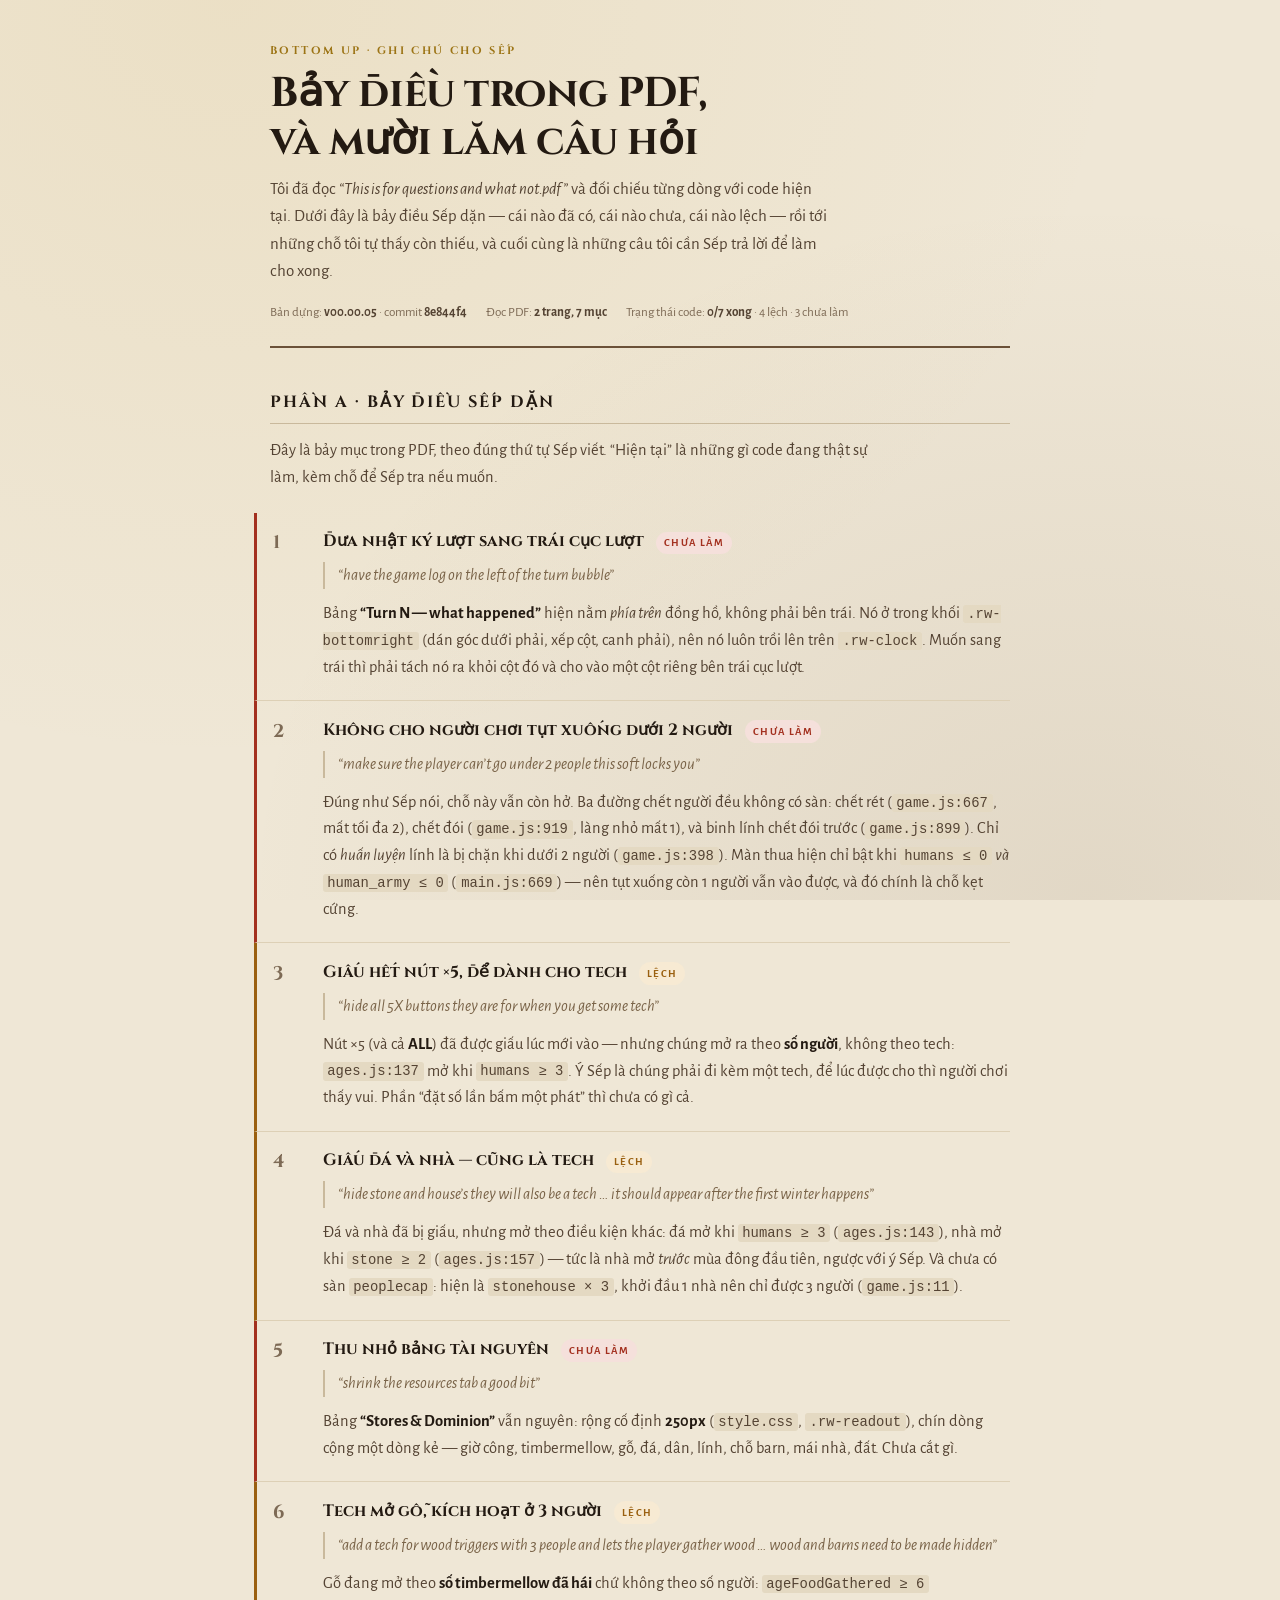
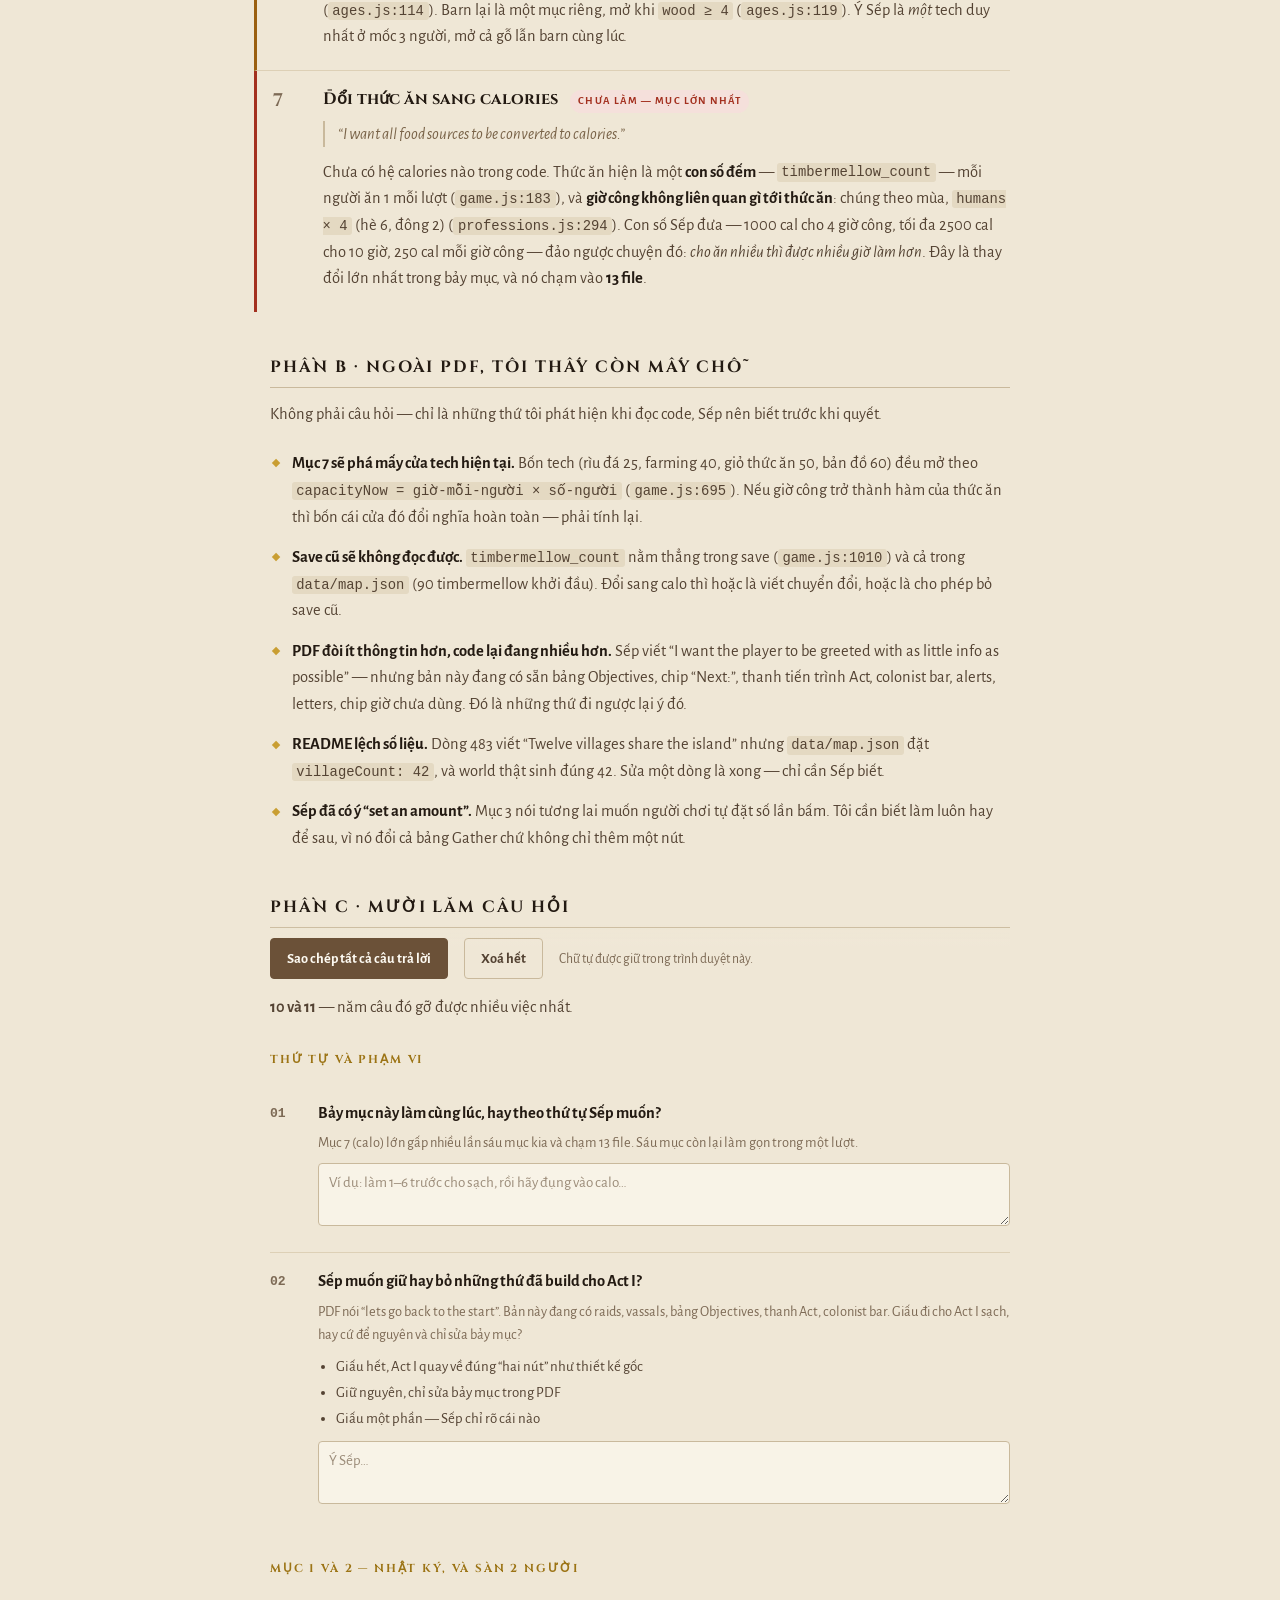
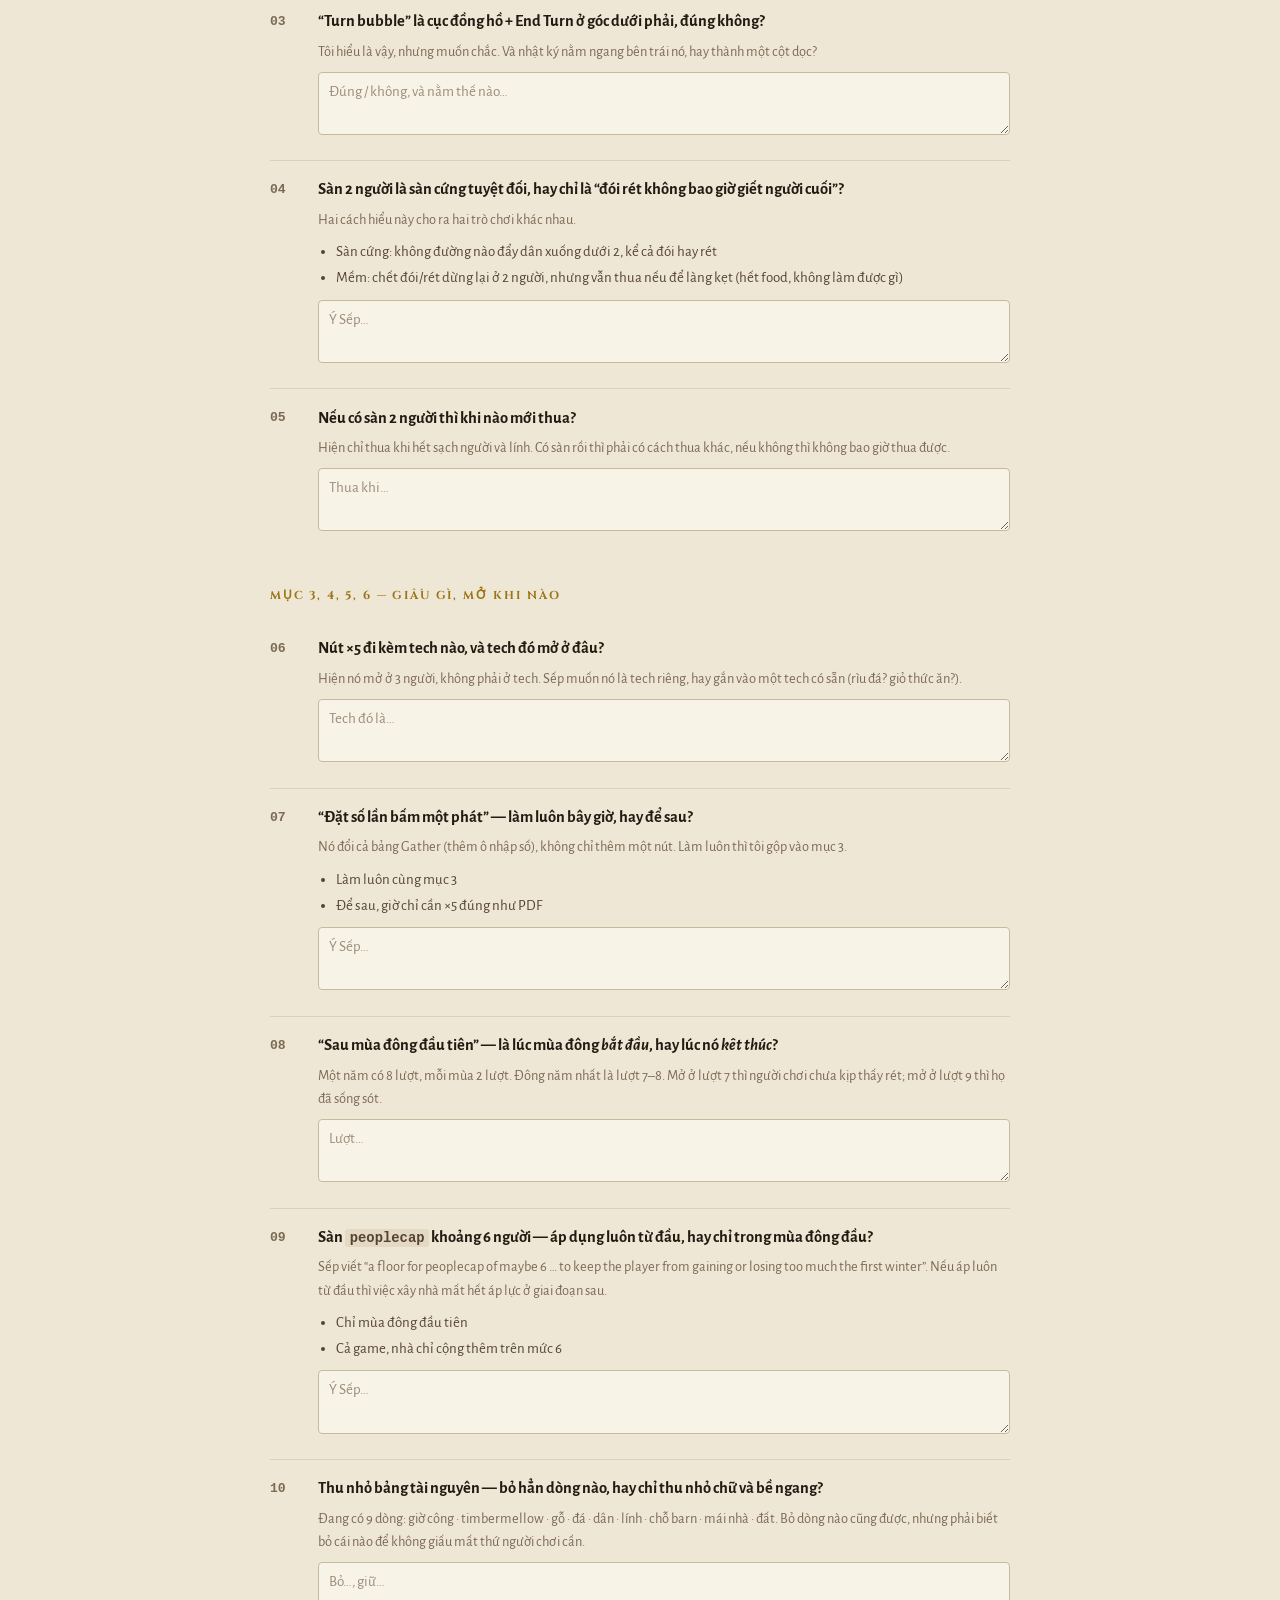
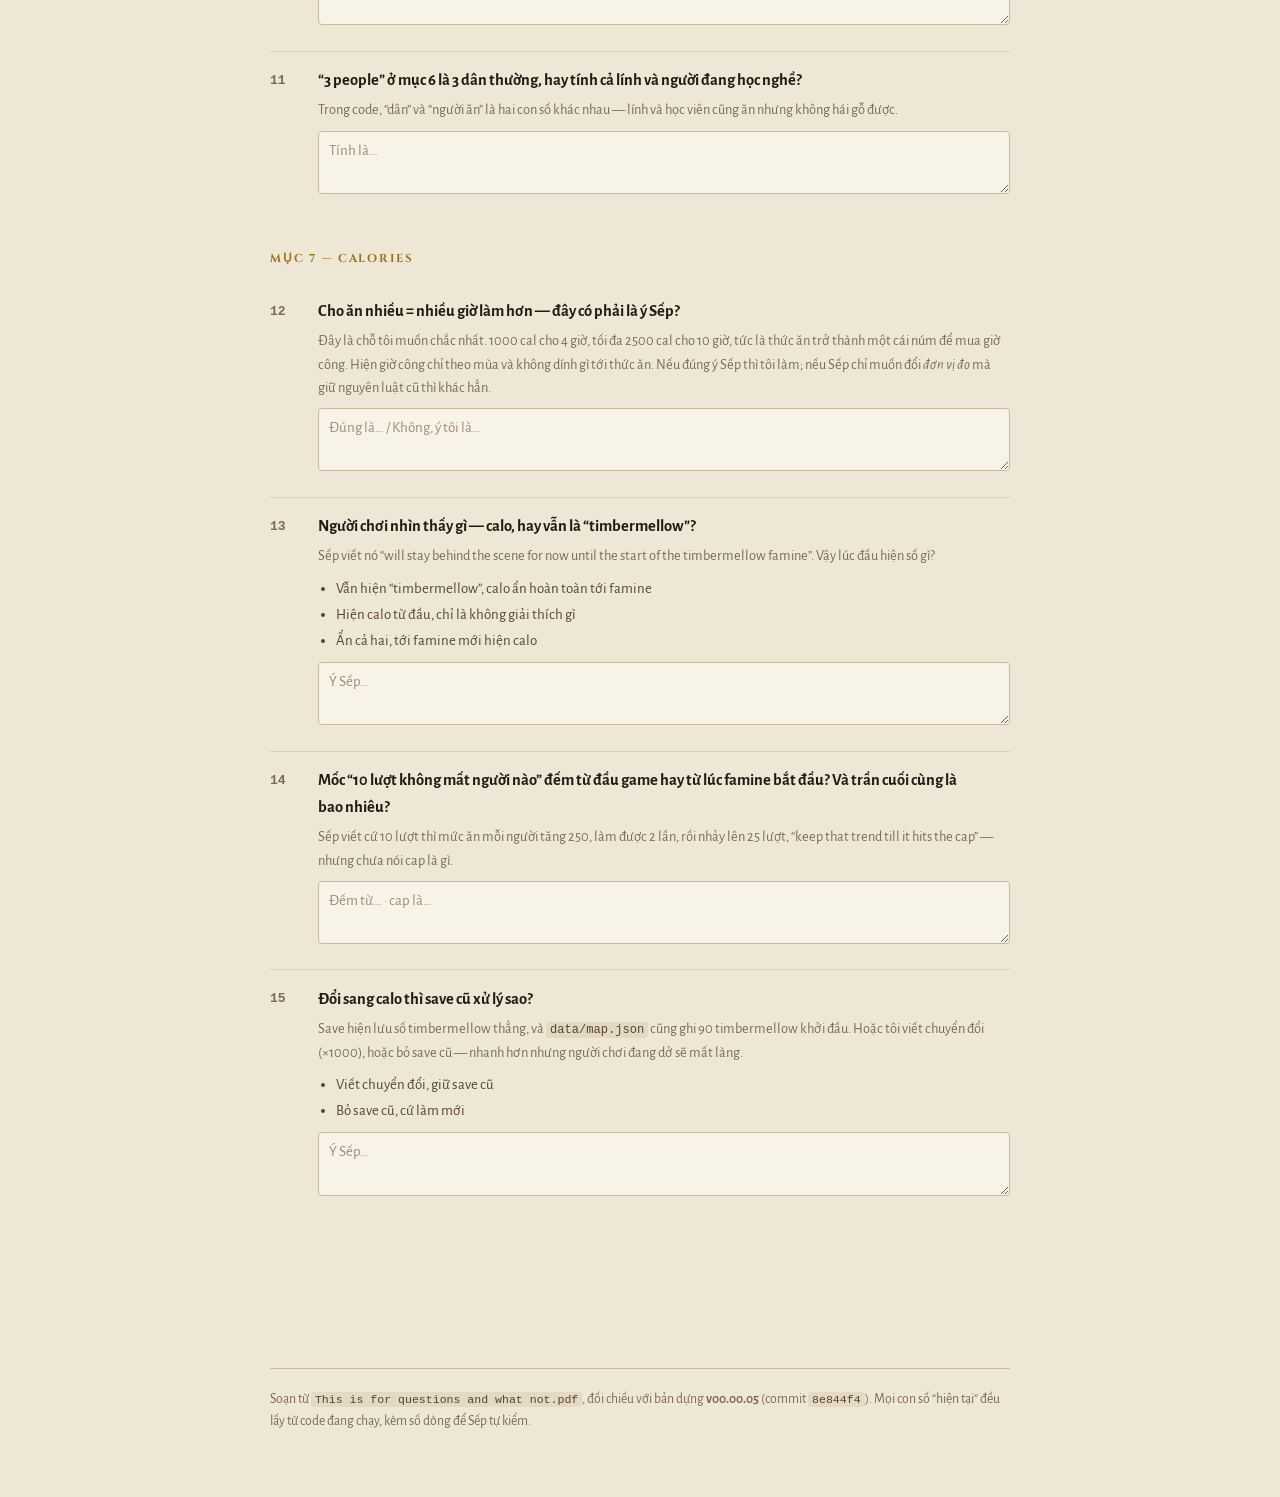
<file: docs/questions-v00.00.05.html>
<!doctype html>
<html lang="vi">
<head>
<meta charset="utf-8">
<meta name="viewport" content="width=device-width, initial-scale=1, viewport-fit=cover">
<title>Ghi Chú V00.00.05</title>
<link rel="preconnect" href="https://fonts.googleapis.com">
<link rel="preconnect" href="https://fonts.gstatic.com" crossorigin>
<link rel="stylesheet" href="https://fonts.googleapis.com/css2?family=Cinzel:wght@500;700&family=Alegreya+Sans:ital,wght@0,400;0,500;0,700;1,400&display=swap">

<style>
/* ---------------------------------------------------------------------
   Tokens — lấy từ chính css/style.css của game (parchment / leather /
   gold / wax). Trang này phải trông như thuộc về dự án.
   --------------------------------------------------------------------- */
:root {
  --ground:        #efe7d6;
  --ground-deep:   #e4d9c2;
  --surface:       #f8f3e7;
  --surface-2:     #fdfaf2;
  --ink:           #231a12;
  --ink-2:         #544333;
  --ink-3:         #7d6a55;
  --rule:          #c9b99c;
  --rule-soft:     #ddd0b6;
  --leather:       #6b5138;
  --gold:          #9c7415;
  --gold-bright:   #c99e32;
  --done:          #3f7430;
  --done-bg:       #e3eddb;
  --todo:          #a3301f;
  --todo-bg:       #f5e0db;
  --shift:         #9a6010;
  --shift-bg:      #f7ead3;
  --quote:         #7a6449;
  --shadow:        0 1px 2px rgba(70, 50, 25, .10), 0 6px 18px rgba(70, 50, 25, .07);
  --mono: ui-monospace, "SFMono-Regular", "Cascadia Mono", Menlo, Consolas, monospace;
}

@media (prefers-color-scheme: dark) {
  :root:not([data-theme="light"]) {
    --ground:      #17110b;
    --ground-deep: #1f1710;
    --surface:     #221a12;
    --surface-2:   #2a2016;
    --ink:         #f0e5d2;
    --ink-2:       #c9b697;
    --ink-3:       #9c886c;
    --rule:        #4a3b29;
    --rule-soft:   #382c1e;
    --leather:     #a98a63;
    --gold:        #d9ae4a;
    --gold-bright: #e8c46a;
    --done:        #8fc47c;
    --done-bg:     #22301c;
    --todo:        #e8917c;
    --todo-bg:     #3a201a;
    --shift:       #e0b169;
    --shift-bg:    #382a16;
    --quote:       #b09a7c;
    --shadow:      0 1px 2px rgba(0,0,0,.4), 0 6px 18px rgba(0,0,0,.3);
  }
}
:root[data-theme="dark"] {
  --ground:      #17110b;
  --ground-deep: #1f1710;
  --surface:     #221a12;
  --surface-2:   #2a2016;
  --ink:         #f0e5d2;
  --ink-2:       #c9b697;
  --ink-3:       #9c886c;
  --rule:        #4a3b29;
  --rule-soft:   #382c1e;
  --leather:     #a98a63;
  --gold:        #d9ae4a;
  --gold-bright: #e8c46a;
  --done:        #8fc47c;
  --done-bg:     #22301c;
  --todo:        #e8917c;
  --todo-bg:     #3a201a;
  --shift:       #e0b169;
  --shift-bg:    #382a16;
  --quote:       #b09a7c;
  --shadow:      0 1px 2px rgba(0,0,0,.4), 0 6px 18px rgba(0,0,0,.3);
}

* { box-sizing: border-box; }

body {
  margin: 0;
  background: var(--ground);
  background-image:
    radial-gradient(ellipse at 18% 0%, rgba(201,158,50,.10), transparent 60%),
    radial-gradient(ellipse at 85% 100%, rgba(107,81,56,.10), transparent 55%);
  background-attachment: fixed;
  color: var(--ink);
  font-family: "Alegreya Sans", "Segoe UI", system-ui, sans-serif;
  font-size: 16.5px;
  line-height: 1.62;
  padding-block: 0 4rem;
}

.wrap {
  max-width: 780px;
  margin: 0 auto;
  padding-inline: 20px;
}

/* --- masthead -------------------------------------------------------- */
.masthead {
  border-bottom: 2px solid var(--leather);
  padding-block: 2.6rem 1.4rem;
  margin-bottom: 2rem;
}
.eyebrow {
  font-family: "Cinzel", Georgia, serif;
  font-size: .68rem;
  font-weight: 700;
  letter-spacing: .22em;
  text-transform: uppercase;
  color: var(--gold);
  margin: 0 0 .7rem;
}
h1 {
  font-family: "Cinzel", Georgia, serif;
  font-weight: 700;
  font-size: clamp(1.75rem, 5vw, 2.6rem);
  line-height: 1.14;
  letter-spacing: -.01em;
  text-wrap: balance;
  margin: 0 0 .6rem;
}
.standfirst {
  font-size: 1.06rem;
  color: var(--ink-2);
  max-width: 62ch;
  margin: 0;
}
.stamp {
  display: flex;
  flex-wrap: wrap;
  gap: .4rem 1.2rem;
  margin-top: 1.1rem;
  font-size: .82rem;
  color: var(--ink-3);
}
.stamp b { color: var(--ink-2); font-weight: 700; }

/* --- sections -------------------------------------------------------- */
section { margin-block: 2.6rem; }
h2 {
  font-family: "Cinzel", Georgia, serif;
  font-size: 1.02rem;
  font-weight: 700;
  letter-spacing: .12em;
  text-transform: uppercase;
  color: var(--ink);
  margin: 0 0 .35rem;
  padding-bottom: .45rem;
  border-bottom: 1px solid var(--rule);
}
.lede { color: var(--ink-2); margin: .8rem 0 1.4rem; max-width: 68ch; }

/* --- the seven ------------------------------------------------------- */
.item {
  display: grid;
  grid-template-columns: 2.1rem 1fr;
  gap: 0 1rem;
  padding: 1.15rem 0 1.25rem;
  border-bottom: 1px solid var(--rule-soft);
  border-left: 3px solid var(--rule);
  padding-left: 1rem;
  margin-left: -1rem;
}
.item--todo  { border-left-color: var(--todo); }
.item--shift { border-left-color: var(--shift); }
.item--done  { border-left-color: var(--done); }
.item:last-child { border-bottom: none; }

.item__n {
  font-family: "Cinzel", Georgia, serif;
  font-size: 1.15rem;
  font-weight: 700;
  color: var(--ink-3);
  line-height: 1.3;
  font-variant-numeric: tabular-nums;
}
.item__body { min-width: 0; }
.item__head {
  display: flex;
  flex-wrap: wrap;
  align-items: baseline;
  gap: .5rem .8rem;
  margin-bottom: .5rem;
}
.item__title {
  font-family: "Cinzel", Georgia, serif;
  font-size: 1.02rem;
  font-weight: 700;
  line-height: 1.3;
  margin: 0;
}

.pill {
  font-size: .68rem;
  font-weight: 700;
  letter-spacing: .1em;
  text-transform: uppercase;
  padding: .16rem .5rem;
  border-radius: 999px;
  white-space: nowrap;
}
.pill--todo  { color: var(--todo);  background: var(--todo-bg); }
.pill--shift { color: var(--shift); background: var(--shift-bg); }
.pill--done  { color: var(--done);  background: var(--done-bg); }

.said {
  margin: 0 0 .7rem;
  padding-left: .85rem;
  border-left: 2px solid var(--rule);
  color: var(--quote);
  font-style: italic;
}
.now { margin: 0; color: var(--ink-2); }
.now strong { color: var(--ink); font-weight: 700; }
code, .path {
  font-family: var(--mono);
  font-size: .84em;
  background: var(--ground-deep);
  padding: .08em .34em;
  border-radius: 3px;
  color: var(--ink-2);
  overflow-wrap: anywhere;
}

/* --- found list ------------------------------------------------------ */
.found { margin: 0; padding: 0; list-style: none; display: flex; flex-direction: column; gap: .85rem; }
.found li {
  padding-left: 1.35rem;
  position: relative;
  color: var(--ink-2);
}
.found li::before {
  content: "";
  position: absolute;
  left: .2rem;
  top: .62em;
  width: .38rem;
  height: .38rem;
  background: var(--gold-bright);
  transform: rotate(45deg);
}
.found b { color: var(--ink); }

/* --- questions ------------------------------------------------------- */
.qgroup { margin-top: 1.9rem; }
.qgroup__head {
  font-family: "Cinzel", Georgia, serif;
  font-size: .72rem;
  font-weight: 700;
  letter-spacing: .16em;
  text-transform: uppercase;
  color: var(--gold);
  margin: 0 0 .9rem;
}
.q {
  display: grid;
  grid-template-columns: 2.1rem 1fr;
  gap: 0 .9rem;
  padding: .95rem 0 1.05rem;
  border-bottom: 1px solid var(--rule-soft);
}
.q:last-child { border-bottom: none; }
.q__n {
  font-family: var(--mono);
  font-size: .82rem;
  font-weight: 700;
  color: var(--ink-3);
  padding-top: .18rem;
}
.q__body { min-width: 0; }
.q__ask { font-weight: 700; margin: 0 0 .3rem; text-wrap: pretty; }
.q__why { margin: 0 0 .55rem; color: var(--ink-3); font-size: .9rem; }
.q__opts {
  margin: 0 0 .6rem;
  padding-left: 1.1rem;
  color: var(--ink-2);
  font-size: .93rem;
}
.q__opts li { margin-bottom: .12rem; }

textarea {
  width: 100%;
  min-height: 3.1rem;
  resize: vertical;
  font: inherit;
  font-size: .94rem;
  line-height: 1.5;
  color: var(--ink);
  background: var(--surface);
  border: 1px solid var(--rule);
  border-radius: 4px;
  padding: .5rem .65rem;
}
textarea::placeholder { color: var(--ink-3); opacity: .75; }
textarea:focus-visible {
  outline: 2px solid var(--gold-bright);
  outline-offset: 1px;
  border-color: var(--gold);
}

/* --- answer bar ------------------------------------------------------ */
.answerbar {
  position: sticky;
  bottom: 0;
  margin-top: 2rem;
  padding: .8rem 0 calc(.8rem + env(safe-area-inset-bottom, 0px));
  background: linear-gradient(180deg, transparent, var(--ground) 32%);
  display: flex;
  flex-wrap: wrap;
  align-items: center;
  gap: .7rem 1rem;
}
button {
  font: inherit;
  font-weight: 700;
  font-size: .9rem;
  color: var(--surface-2);
  background: var(--leather);
  border: 1px solid var(--leather);
  border-radius: 4px;
  padding: .5rem 1rem;
  cursor: pointer;
}
button:hover { background: var(--ink-2); border-color: var(--ink-2); }
button:focus-visible { outline: 2px solid var(--gold-bright); outline-offset: 2px; }
.ghost {
  background: transparent;
  color: var(--ink-2);
  border-color: var(--rule);
}
.ghost:hover { background: var(--surface); border-color: var(--ink-3); }
#saveState { font-size: .85rem; color: var(--ink-3); }
#saveState.is-ok { color: var(--done); }

footer {
  margin-top: 3rem;
  padding-top: 1.2rem;
  border-top: 1px solid var(--rule);
  font-size: .86rem;
  color: var(--ink-3);
}

@media (max-width: 460px) {
  body { font-size: 16px; }
  .item, .q { grid-template-columns: 1.6rem 1fr; gap: 0 .6rem; }
  .item { padding-left: .7rem; margin-left: -.7rem; }
}
</style>
</head>
<body>

<div class="wrap">

  <header class="masthead">
    <p class="eyebrow">bottom up · ghi chú cho Sếp</p>
    <h1>Bảy điều trong PDF, và mười lăm câu hỏi</h1>
    <p class="standfirst">
      Tôi đã đọc <em>“This is for questions and what not.pdf”</em> và đối chiếu từng
      dòng với code hiện tại. Dưới đây là bảy điều Sếp dặn — cái nào đã có, cái nào
      chưa, cái nào lệch — rồi tới những chỗ tôi tự thấy còn thiếu, và cuối cùng là
      những câu tôi cần Sếp trả lời để làm cho xong.
    </p>
    <div class="stamp">
      <span>Bản dựng: <b>v00.00.05</b> · commit <b>8e844f4</b></span>
      <span>Đọc PDF: <b>2 trang, 7 mục</b></span>
      <span>Trạng thái code: <b>0/7 xong</b> · 4 lệch · 3 chưa làm</span>
    </div>
  </header>

  <section>
    <h2>Phần A · Bảy điều Sếp dặn</h2>
    <p class="lede">
      Đây là bảy mục trong PDF, theo đúng thứ tự Sếp viết. “Hiện tại” là những gì
      code đang thật sự làm, kèm chỗ để Sếp tra nếu muốn.
    </p>

    <article class="item item--todo">
      <div class="item__n">1</div>
      <div class="item__body">
        <div class="item__head">
          <h3 class="item__title">Đưa nhật ký lượt sang trái cục lượt</h3>
          <span class="pill pill--todo">Chưa làm</span>
        </div>
        <p class="said">“have the game log on the left of the turn bubble”</p>
        <p class="now">
          Bảng <strong>“Turn N — what happened”</strong> hiện nằm <em>phía trên</em> đồng hồ,
          không phải bên trái. Nó ở trong khối <span class="path">.rw-bottomright</span>
          (dán góc dưới phải, xếp cột, canh phải), nên nó luôn trồi lên trên
          <span class="path">.rw-clock</span>. Muốn sang trái thì phải tách nó ra khỏi
          cột đó và cho vào một cột riêng bên trái cục lượt.
        </p>
      </div>
    </article>

    <article class="item item--todo">
      <div class="item__n">2</div>
      <div class="item__body">
        <div class="item__head">
          <h3 class="item__title">Không cho người chơi tụt xuống dưới 2 người</h3>
          <span class="pill pill--todo">Chưa làm</span>
        </div>
        <p class="said">“make sure the player can’t go under 2 people this soft locks you”</p>
        <p class="now">
          Đúng như Sếp nói, chỗ này vẫn còn hở. Ba đường chết người đều không có sàn:
          chết rét (<span class="path">game.js:667</span>, mất tối đa 2), chết đói
          (<span class="path">game.js:919</span>, làng nhỏ mất 1), và binh lính chết đói
          trước (<span class="path">game.js:899</span>). Chỉ có <em>huấn luyện</em> lính là
          bị chặn khi dưới 2 người (<span class="path">game.js:398</span>). Màn thua hiện
          chỉ bật khi <code>humans ≤ 0</code> <em>và</em> <code>human_army ≤ 0</code>
          (<span class="path">main.js:669</span>) — nên tụt xuống còn 1 người vẫn vào được,
          và đó chính là chỗ kẹt cứng.
        </p>
      </div>
    </article>

    <article class="item item--shift">
      <div class="item__n">3</div>
      <div class="item__body">
        <div class="item__head">
          <h3 class="item__title">Giấu hết nút ×5, để dành cho tech</h3>
          <span class="pill pill--shift">Lệch</span>
        </div>
        <p class="said">“hide all 5X buttons they are for when you get some tech”</p>
        <p class="now">
          Nút ×5 (và cả <strong>ALL</strong>) đã được giấu lúc mới vào — nhưng chúng mở ra
          theo <strong>số người</strong>, không theo tech:
          <span class="path">ages.js:137</span> mở khi <code>humans ≥ 3</code>. Ý Sếp là
          chúng phải đi kèm một tech, để lúc được cho thì người chơi thấy vui.
          Phần “đặt số lần bấm một phát” thì chưa có gì cả.
        </p>
      </div>
    </article>

    <article class="item item--shift">
      <div class="item__n">4</div>
      <div class="item__body">
        <div class="item__head">
          <h3 class="item__title">Giấu đá và nhà — cũng là tech</h3>
          <span class="pill pill--shift">Lệch</span>
        </div>
        <p class="said">“hide stone and house’s they will also be a tech … it should appear after the first winter happens”</p>
        <p class="now">
          Đá và nhà đã bị giấu, nhưng mở theo điều kiện khác: đá mở khi
          <code>humans ≥ 3</code> (<span class="path">ages.js:143</span>), nhà mở khi
          <code>stone ≥ 2</code> (<span class="path">ages.js:157</span>) — tức là nhà mở
          <em>trước</em> mùa đông đầu tiên, ngược với ý Sếp. Và chưa có sàn
          <code>peoplecap</code>: hiện là <code>stonehouse × 3</code>, khởi đầu 1 nhà nên
          chỉ được 3 người (<span class="path">game.js:11</span>).
        </p>
      </div>
    </article>

    <article class="item item--todo">
      <div class="item__n">5</div>
      <div class="item__body">
        <div class="item__head">
          <h3 class="item__title">Thu nhỏ bảng tài nguyên</h3>
          <span class="pill pill--todo">Chưa làm</span>
        </div>
        <p class="said">“shrink the resources tab a good bit”</p>
        <p class="now">
          Bảng <strong>“Stores &amp; Dominion”</strong> vẫn nguyên: rộng cố định
          <strong>250px</strong> (<span class="path">style.css</span>, <code>.rw-readout</code>),
          chín dòng cộng một dòng kẻ — giờ công, timbermellow, gỗ, đá, dân, lính, chỗ barn,
          mái nhà, đất. Chưa cắt gì.
        </p>
      </div>
    </article>

    <article class="item item--shift">
      <div class="item__n">6</div>
      <div class="item__body">
        <div class="item__head">
          <h3 class="item__title">Tech mở gỗ, kích hoạt ở 3 người</h3>
          <span class="pill pill--shift">Lệch</span>
        </div>
        <p class="said">“add a tech for wood triggers with 3 people and lets the player gather wood … wood and barns need to be made hidden”</p>
        <p class="now">
          Gỗ đang mở theo <strong>số timbermellow đã hái</strong> chứ không theo số người:
          <code>ageFoodGathered ≥ 6</code> (<span class="path">ages.js:114</span>). Barn lại
          là một mục riêng, mở khi <code>wood ≥ 4</code> (<span class="path">ages.js:119</span>).
          Ý Sếp là <em>một</em> tech duy nhất ở mốc 3 người, mở cả gỗ lẫn barn cùng lúc.
        </p>
      </div>
    </article>

    <article class="item item--todo">
      <div class="item__n">7</div>
      <div class="item__body">
        <div class="item__head">
          <h3 class="item__title">Đổi thức ăn sang calories</h3>
          <span class="pill pill--todo">Chưa làm — mục lớn nhất</span>
        </div>
        <p class="said">“I want all food sources to be converted to calories.”</p>
        <p class="now">
          Chưa có hệ calories nào trong code. Thức ăn hiện là một <strong>con số đếm</strong>
          — <code>timbermellow_count</code> — mỗi người ăn 1 mỗi lượt
          (<span class="path">game.js:183</span>), và <strong>giờ công không liên quan gì tới
          thức ăn</strong>: chúng theo mùa, <code>humans × 4</code> (hè 6, đông 2)
          (<span class="path">professions.js:294</span>). Con số Sếp đưa — 1000 cal cho 4 giờ
          công, tối đa 2500 cal cho 10 giờ, 250 cal mỗi giờ công — đảo ngược chuyện đó:
          <em>cho ăn nhiều thì được nhiều giờ làm hơn</em>. Đây là thay đổi lớn nhất trong
          bảy mục, và nó chạm vào <strong>13 file</strong>.
        </p>
      </div>
    </article>
  </section>

  <section>
    <h2>Phần B · Ngoài PDF, tôi thấy còn mấy chỗ</h2>
    <p class="lede">
      Không phải câu hỏi — chỉ là những thứ tôi phát hiện khi đọc code, Sếp nên biết
      trước khi quyết.
    </p>
    <ul class="found">
      <li>
        <b>Mục 7 sẽ phá mấy cửa tech hiện tại.</b> Bốn tech (rìu đá 25, farming 40,
        giỏ thức ăn 50, bản đồ 60) đều mở theo <code>capacityNow = giờ-mỗi-người × số-người</code>
        (<span class="path">game.js:695</span>). Nếu giờ công trở thành hàm của thức ăn thì
        bốn cái cửa đó đổi nghĩa hoàn toàn — phải tính lại.
      </li>
      <li>
        <b>Save cũ sẽ không đọc được.</b> <code>timbermellow_count</code> nằm thẳng trong
        save (<span class="path">game.js:1010</span>) và cả trong <span class="path">data/map.json</span>
        (90 timbermellow khởi đầu). Đổi sang calo thì hoặc là viết chuyển đổi, hoặc là
        cho phép bỏ save cũ.
      </li>
      <li>
        <b>PDF đòi ít thông tin hơn, code lại đang nhiều hơn.</b> Sếp viết “I want the player
        to be greeted with as little info as possible” — nhưng bản này đang có sẵn bảng
        Objectives, chip “Next:”, thanh tiến trình Act, colonist bar, alerts, letters, chip
        giờ chưa dùng. Đó là những thứ đi ngược lại ý đó.
      </li>
      <li>
        <b>README lệch số liệu.</b> Dòng 483 viết “Twelve villages share the island” nhưng
        <span class="path">data/map.json</span> đặt <code>villageCount: 42</code>, và world
        thật sinh đúng 42. Sửa một dòng là xong — chỉ cần Sếp biết.
      </li>
      <li>
        <b>Sếp đã có ý “set an amount”.</b> Mục 3 nói tương lai muốn người chơi tự đặt số
        lần bấm. Tôi cần biết làm luôn hay để sau, vì nó đổi cả bảng Gather chứ không chỉ
        thêm một nút.
      </li>
    </ul>
  </section>

  <section>
    <h2>Phần C · Mười lăm câu hỏi</h2>
    <p class="lede">
      Sếp trả lời thẳng vào ô dưới mỗi câu cũng được — chữ sẽ được giữ lại trong chính
      trình duyệt này. Hoặc Sếp trả lời trong chat, cách nào cũng xong. Nếu chỉ trả lời
      được vài câu, xin chọn <b>1, 3, 6, 10 và 11</b> — năm câu đó gỡ được nhiều việc nhất.
    </p>

    <div class="qgroup">
      <p class="qgroup__head">Thứ tự và phạm vi</p>

      <div class="q">
        <div class="q__n">01</div>
        <div class="q__body">
          <p class="q__ask">Bảy mục này làm cùng lúc, hay theo thứ tự Sếp muốn?</p>
          <p class="q__why">Mục 7 (calo) lớn gấp nhiều lần sáu mục kia và chạm 13 file. Sáu mục còn lại làm gọn trong một lượt.</p>
          <textarea id="a01" data-q="01" placeholder="Ví dụ: làm 1–6 trước cho sạch, rồi hãy đụng vào calo…"></textarea>
        </div>
      </div>

      <div class="q">
        <div class="q__n">02</div>
        <div class="q__body">
          <p class="q__ask">Sếp muốn giữ hay bỏ những thứ đã build cho Act I?</p>
          <p class="q__why">PDF nói “lets go back to the start”. Bản này đang có raids, vassals, bảng Objectives, thanh Act, colonist bar. Giấu đi cho Act I sạch, hay cứ để nguyên và chỉ sửa bảy mục?</p>
          <ul class="q__opts">
            <li>Giấu hết, Act I quay về đúng “hai nút” như thiết kế gốc</li>
            <li>Giữ nguyên, chỉ sửa bảy mục trong PDF</li>
            <li>Giấu một phần — Sếp chỉ rõ cái nào</li>
          </ul>
          <textarea id="a02" data-q="02" placeholder="Ý Sếp…"></textarea>
        </div>
      </div>
    </div>

    <div class="qgroup">
      <p class="qgroup__head">Mục 1 và 2 — nhật ký, và sàn 2 người</p>

      <div class="q">
        <div class="q__n">03</div>
        <div class="q__body">
          <p class="q__ask">“Turn bubble” là cục đồng hồ + End Turn ở góc dưới phải, đúng không?</p>
          <p class="q__why">Tôi hiểu là vậy, nhưng muốn chắc. Và nhật ký nằm ngang bên trái nó, hay thành một cột dọc?</p>
          <textarea id="a03" data-q="03" placeholder="Đúng / không, và nằm thế nào…"></textarea>
        </div>
      </div>

      <div class="q">
        <div class="q__n">04</div>
        <div class="q__body">
          <p class="q__ask">Sàn 2 người là sàn cứng tuyệt đối, hay chỉ là “đói rét không bao giờ giết người cuối”?</p>
          <p class="q__why">Hai cách hiểu này cho ra hai trò chơi khác nhau.</p>
          <ul class="q__opts">
            <li>Sàn cứng: không đường nào đẩy dân xuống dưới 2, kể cả đói hay rét</li>
            <li>Mềm: chết đói/rét dừng lại ở 2 người, nhưng vẫn thua nếu để làng kẹt (hết food, không làm được gì)</li>
          </ul>
          <textarea id="a04" data-q="04" placeholder="Ý Sếp…"></textarea>
        </div>
      </div>

      <div class="q">
        <div class="q__n">05</div>
        <div class="q__body">
          <p class="q__ask">Nếu có sàn 2 người thì khi nào mới thua?</p>
          <p class="q__why">Hiện chỉ thua khi hết sạch người và lính. Có sàn rồi thì phải có cách thua khác, nếu không thì không bao giờ thua được.</p>
          <textarea id="a05" data-q="05" placeholder="Thua khi…"></textarea>
        </div>
      </div>
    </div>

    <div class="qgroup">
      <p class="qgroup__head">Mục 3, 4, 5, 6 — giấu gì, mở khi nào</p>

      <div class="q">
        <div class="q__n">06</div>
        <div class="q__body">
          <p class="q__ask">Nút ×5 đi kèm tech nào, và tech đó mở ở đâu?</p>
          <p class="q__why">Hiện nó mở ở 3 người, không phải ở tech. Sếp muốn nó là tech riêng, hay gắn vào một tech có sẵn (rìu đá? giỏ thức ăn?).</p>
          <textarea id="a06" data-q="06" placeholder="Tech đó là…"></textarea>
        </div>
      </div>

      <div class="q">
        <div class="q__n">07</div>
        <div class="q__body">
          <p class="q__ask">“Đặt số lần bấm một phát” — làm luôn bây giờ, hay để sau?</p>
          <p class="q__why">Nó đổi cả bảng Gather (thêm ô nhập số), không chỉ thêm một nút. Làm luôn thì tôi gộp vào mục 3.</p>
          <ul class="q__opts">
            <li>Làm luôn cùng mục 3</li>
            <li>Để sau, giờ chỉ cần ×5 đúng như PDF</li>
          </ul>
          <textarea id="a07" data-q="07" placeholder="Ý Sếp…"></textarea>
        </div>
      </div>

      <div class="q">
        <div class="q__n">08</div>
        <div class="q__body">
          <p class="q__ask">“Sau mùa đông đầu tiên” — là lúc mùa đông <em>bắt đầu</em>, hay lúc nó <em>kết thúc</em>?</p>
          <p class="q__why">Một năm có 8 lượt, mỗi mùa 2 lượt. Đông năm nhất là lượt 7–8. Mở ở lượt 7 thì người chơi chưa kịp thấy rét; mở ở lượt 9 thì họ đã sống sót.</p>
          <textarea id="a08" data-q="08" placeholder="Lượt…"></textarea>
        </div>
      </div>

      <div class="q">
        <div class="q__n">09</div>
        <div class="q__body">
          <p class="q__ask">Sàn <code>peoplecap</code> khoảng 6 người — áp dụng luôn từ đầu, hay chỉ trong mùa đông đầu?</p>
          <p class="q__why">Sếp viết “a floor for peoplecap of maybe 6 … to keep the player from gaining or losing too much the first winter”. Nếu áp luôn từ đầu thì việc xây nhà mất hết áp lực ở giai đoạn sau.</p>
          <ul class="q__opts">
            <li>Chỉ mùa đông đầu tiên</li>
            <li>Cả game, nhà chỉ cộng thêm trên mức 6</li>
          </ul>
          <textarea id="a09" data-q="09" placeholder="Ý Sếp…"></textarea>
        </div>
      </div>

      <div class="q">
        <div class="q__n">10</div>
        <div class="q__body">
          <p class="q__ask">Thu nhỏ bảng tài nguyên — bỏ hẳn dòng nào, hay chỉ thu nhỏ chữ và bề ngang?</p>
          <p class="q__why">Đang có 9 dòng: giờ công · timbermellow · gỗ · đá · dân · lính · chỗ barn · mái nhà · đất. Bỏ dòng nào cũng được, nhưng phải biết bỏ cái nào để không giấu mất thứ người chơi cần.</p>
          <textarea id="a10" data-q="10" placeholder="Bỏ…, giữ…"></textarea>
        </div>
      </div>

      <div class="q">
        <div class="q__n">11</div>
        <div class="q__body">
          <p class="q__ask">“3 people” ở mục 6 là 3 dân thường, hay tính cả lính và người đang học nghề?</p>
          <p class="q__why">Trong code, “dân” và “người ăn” là hai con số khác nhau — lính và học viên cũng ăn nhưng không hái gỗ được.</p>
          <textarea id="a11" data-q="11" placeholder="Tính là…"></textarea>
        </div>
      </div>
    </div>

    <div class="qgroup">
      <p class="qgroup__head">Mục 7 — calories</p>

      <div class="q">
        <div class="q__n">12</div>
        <div class="q__body">
          <p class="q__ask">Cho ăn nhiều = nhiều giờ làm hơn — đây có phải là ý Sếp?</p>
          <p class="q__why">Đây là chỗ tôi muốn chắc nhất. 1000 cal cho 4 giờ, tối đa 2500 cal cho 10 giờ, tức là thức ăn trở thành một cái núm để mua giờ công. Hiện giờ công chỉ theo mùa và không dính gì tới thức ăn. Nếu đúng ý Sếp thì tôi làm; nếu Sếp chỉ muốn đổi <em>đơn vị đo</em> mà giữ nguyên luật cũ thì khác hẳn.</p>
          <textarea id="a12" data-q="12" placeholder="Đúng là… / Không, ý tôi là…"></textarea>
        </div>
      </div>

      <div class="q">
        <div class="q__n">13</div>
        <div class="q__body">
          <p class="q__ask">Người chơi nhìn thấy gì — calo, hay vẫn là “timbermellow”?</p>
          <p class="q__why">Sếp viết nó “will stay behind the scene for now until the start of the timbermellow famine”. Vậy lúc đầu hiện số gì?</p>
          <ul class="q__opts">
            <li>Vẫn hiện “timbermellow”, calo ẩn hoàn toàn tới famine</li>
            <li>Hiện calo từ đầu, chỉ là không giải thích gì</li>
            <li>Ẩn cả hai, tới famine mới hiện calo</li>
          </ul>
          <textarea id="a13" data-q="13" placeholder="Ý Sếp…"></textarea>
        </div>
      </div>

      <div class="q">
        <div class="q__n">14</div>
        <div class="q__body">
          <p class="q__ask">Mốc “10 lượt không mất người nào” đếm từ đầu game hay từ lúc famine bắt đầu? Và trần cuối cùng là bao nhiêu?</p>
          <p class="q__why">Sếp viết cứ 10 lượt thì mức ăn mỗi người tăng 250, làm được 2 lần, rồi nhảy lên 25 lượt, “keep that trend till it hits the cap” — nhưng chưa nói cap là gì.</p>
          <textarea id="a14" data-q="14" placeholder="Đếm từ… · cap là…"></textarea>
        </div>
      </div>

      <div class="q">
        <div class="q__n">15</div>
        <div class="q__body">
          <p class="q__ask">Đổi sang calo thì save cũ xử lý sao?</p>
          <p class="q__why">Save hiện lưu số timbermellow thẳng, và <span class="path">data/map.json</span> cũng ghi 90 timbermellow khởi đầu. Hoặc tôi viết chuyển đổi (×1000), hoặc bỏ save cũ — nhanh hơn nhưng người chơi đang dở sẽ mất làng.</p>
          <ul class="q__opts">
            <li>Viết chuyển đổi, giữ save cũ</li>
            <li>Bỏ save cũ, cứ làm mới</li>
          </ul>
          <textarea id="a15" data-q="15" placeholder="Ý Sếp…"></textarea>
        </div>
      </div>
    </div>

    <div class="answerbar">
      <button id="copyBtn" type="button">Sao chép tất cả câu trả lời</button>
      <button id="clearBtn" class="ghost" type="button">Xoá hết</button>
      <span id="saveState">Chữ tự được giữ trong trình duyệt này.</span>
    </div>
  </section>

  <footer>
    Soạn từ <span class="path">This is for questions and what not.pdf</span>, đối chiếu với
    bản dựng <b>v00.00.05</b> (commit <span class="path">8e844f4</span>). Mọi con số “hiện tại”
    đều lấy từ code đang chạy, kèm số dòng để Sếp tự kiểm.
  </footer>

</div>

<script>
(function () {
  var KEY = "bottomup-v000005-answers";
  var fields = Array.prototype.slice.call(document.querySelectorAll("textarea[data-q]"));
  var state = document.getElementById("saveState");

  // --- restore -------------------------------------------------------
  var saved = {};
  try {
    saved = JSON.parse(localStorage.getItem(KEY) || "{}") || {};
  } catch (e) { saved = {}; }

  fields.forEach(function (el) {
    var v = saved[el.getAttribute("data-q")];
    if (typeof v === "string" && v) el.value = v;
  });

  // --- save on input -------------------------------------------------
  function persist() {
    var out = {};
    fields.forEach(function (el) {
      var v = el.value.trim();
      if (v) out[el.getAttribute("data-q")] = el.value;
    });
    try {
      localStorage.setItem(KEY, JSON.stringify(out));
    } catch (e) {
      state.textContent = "Không lưu được vào trình duyệt này — Sếp cứ gõ, rồi bấm sao chép.";
    }
  }

  var timer = null;
  fields.forEach(function (el) {
    el.addEventListener("input", function () {
      clearTimeout(timer);
      timer = setTimeout(persist, 400);
    });
  });

  // --- copy ----------------------------------------------------------
  function buildText() {
    var lines = [];
    fields.forEach(function (el) {
      var v = el.value.trim();
      if (!v) return;
      lines.push("Câu " + el.getAttribute("data-q") + ": " + v);
    });
    return lines.join("\n\n");
  }

  function flash(msg, ok) {
    state.textContent = msg;
    state.classList.toggle("is-ok", !!ok);
  }

  document.getElementById("copyBtn").addEventListener("click", function () {
    var text = buildText();
    if (!text) { flash("Chưa có câu trả lời nào để sao chép.", false); return; }
    function done() { flash("Đã sao chép — dán vào chat là xong.", true); }
    function fallback() {
      var ta = document.createElement("textarea");
      ta.value = text;
      ta.setAttribute("readonly", "");
      ta.style.position = "fixed";
      ta.style.top = "-1000px";
      document.body.appendChild(ta);
      ta.select();
      var ok = false;
      try { ok = document.execCommand("copy"); } catch (e) { ok = false; }
      document.body.removeChild(ta);
      if (ok) done();
      else flash("Trình duyệt chặn sao chép — Sếp bôi đen rồi tự copy nhé.", false);
    }
    if (navigator.clipboard && navigator.clipboard.writeText) {
      navigator.clipboard.writeText(text).then(done, fallback);
    } else {
      fallback();
    }
  });

  document.getElementById("clearBtn").addEventListener("click", function () {
    fields.forEach(function (el) { el.value = ""; });
    try { localStorage.removeItem(KEY); } catch (e) {}
    flash("Đã xoá hết.", false);
  });
})();
</script>
</body>
</html>
</file>
